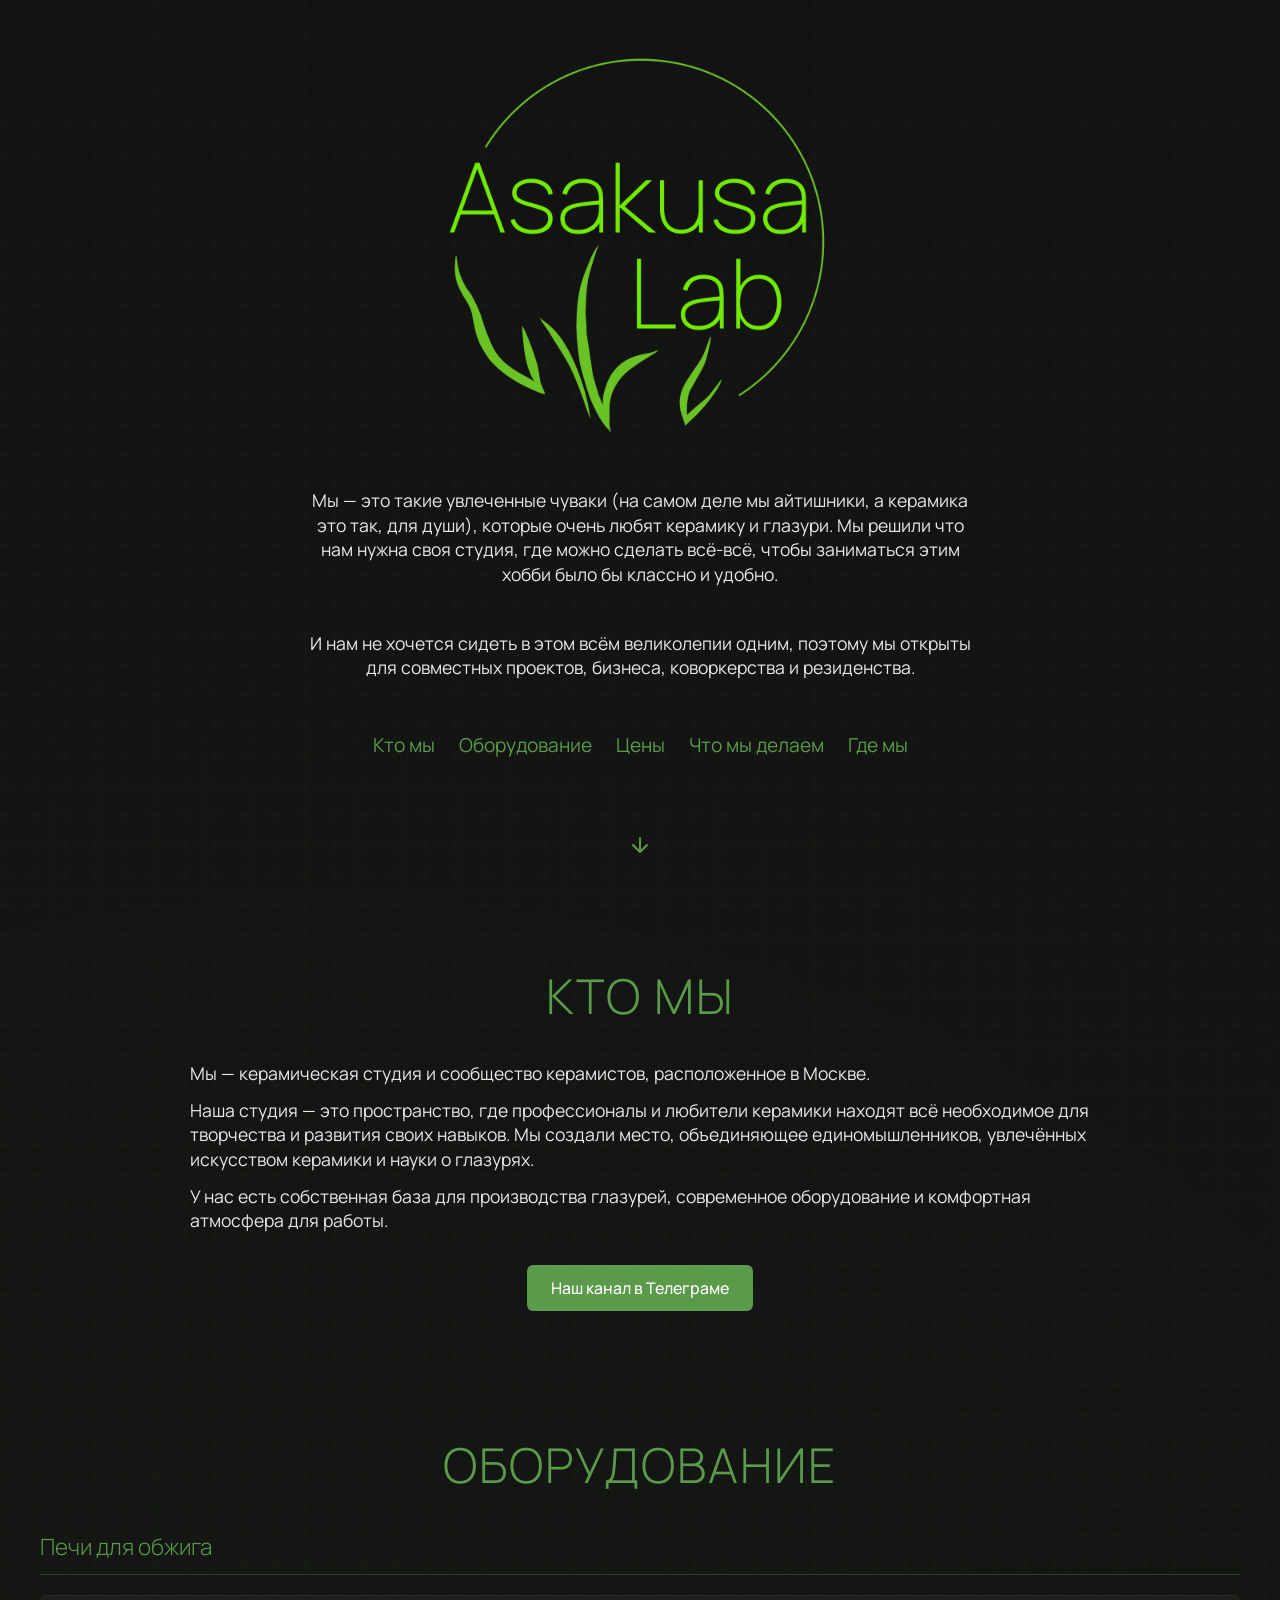
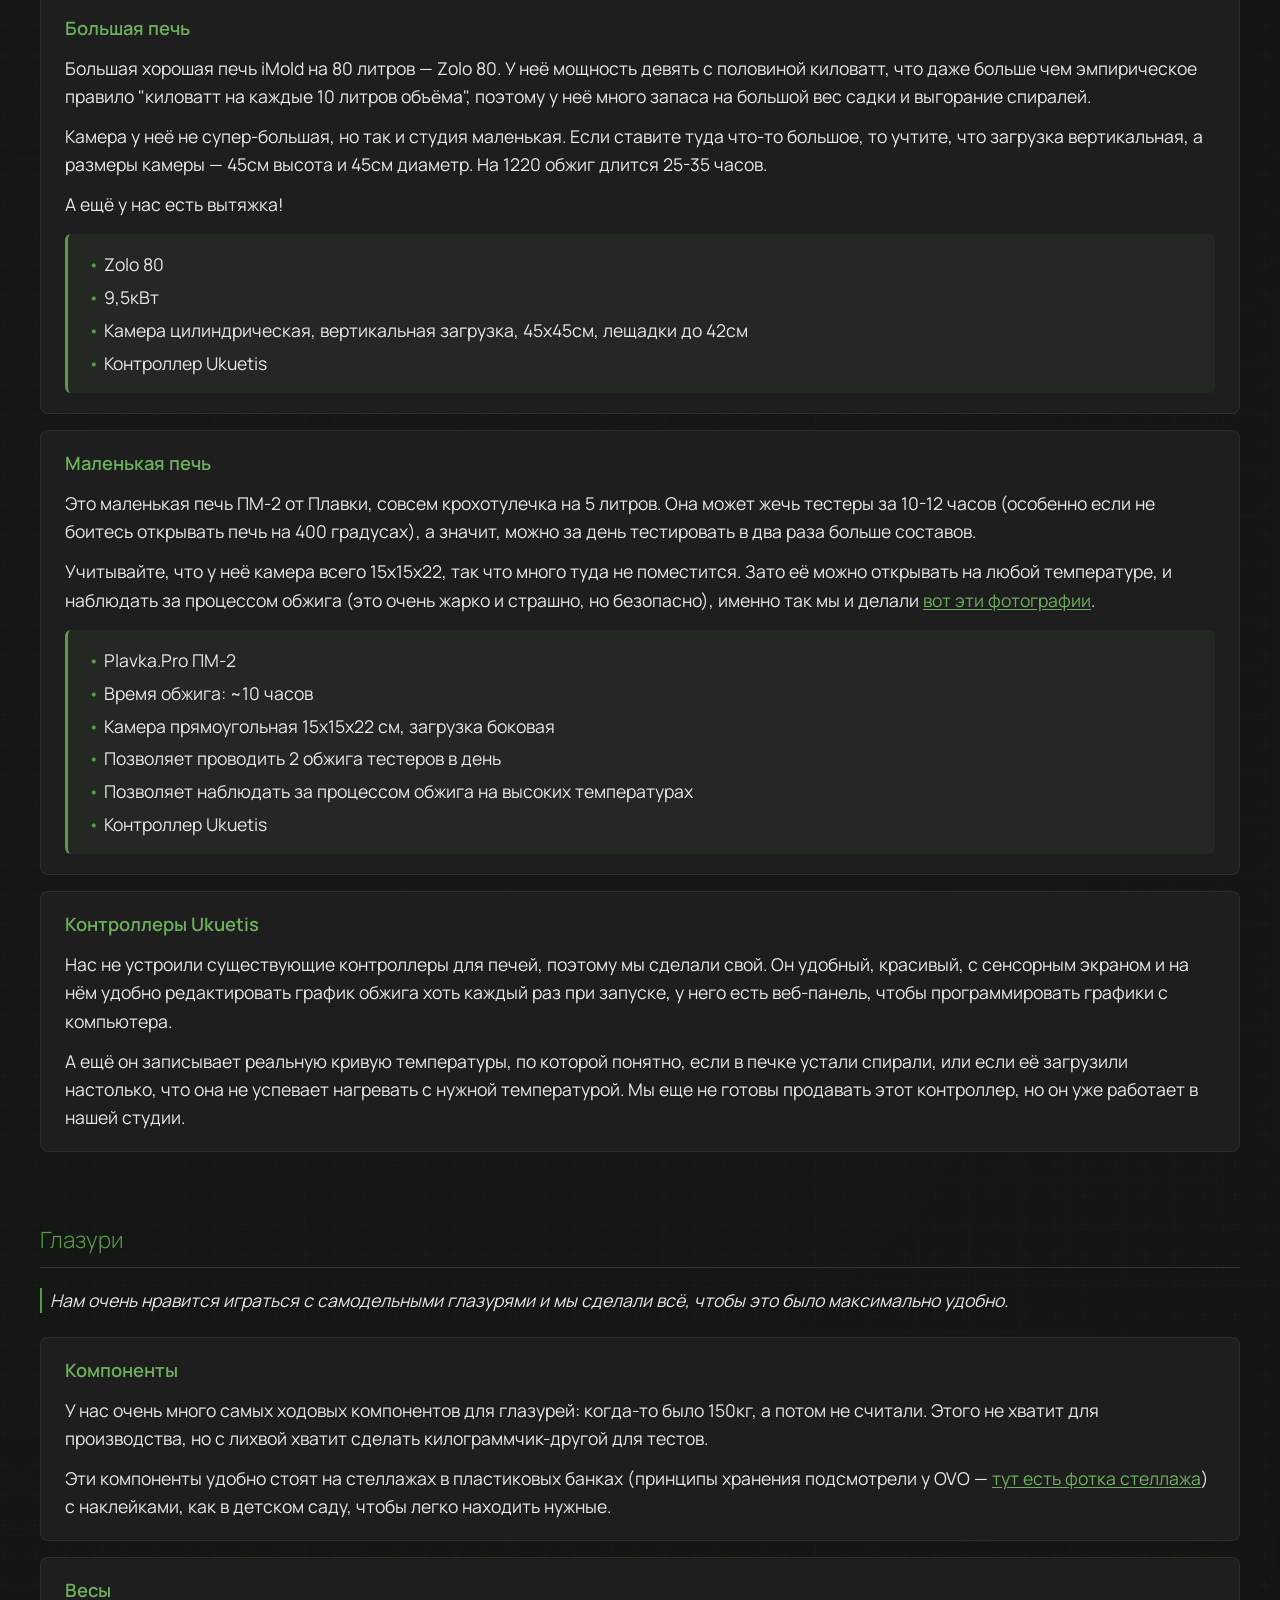
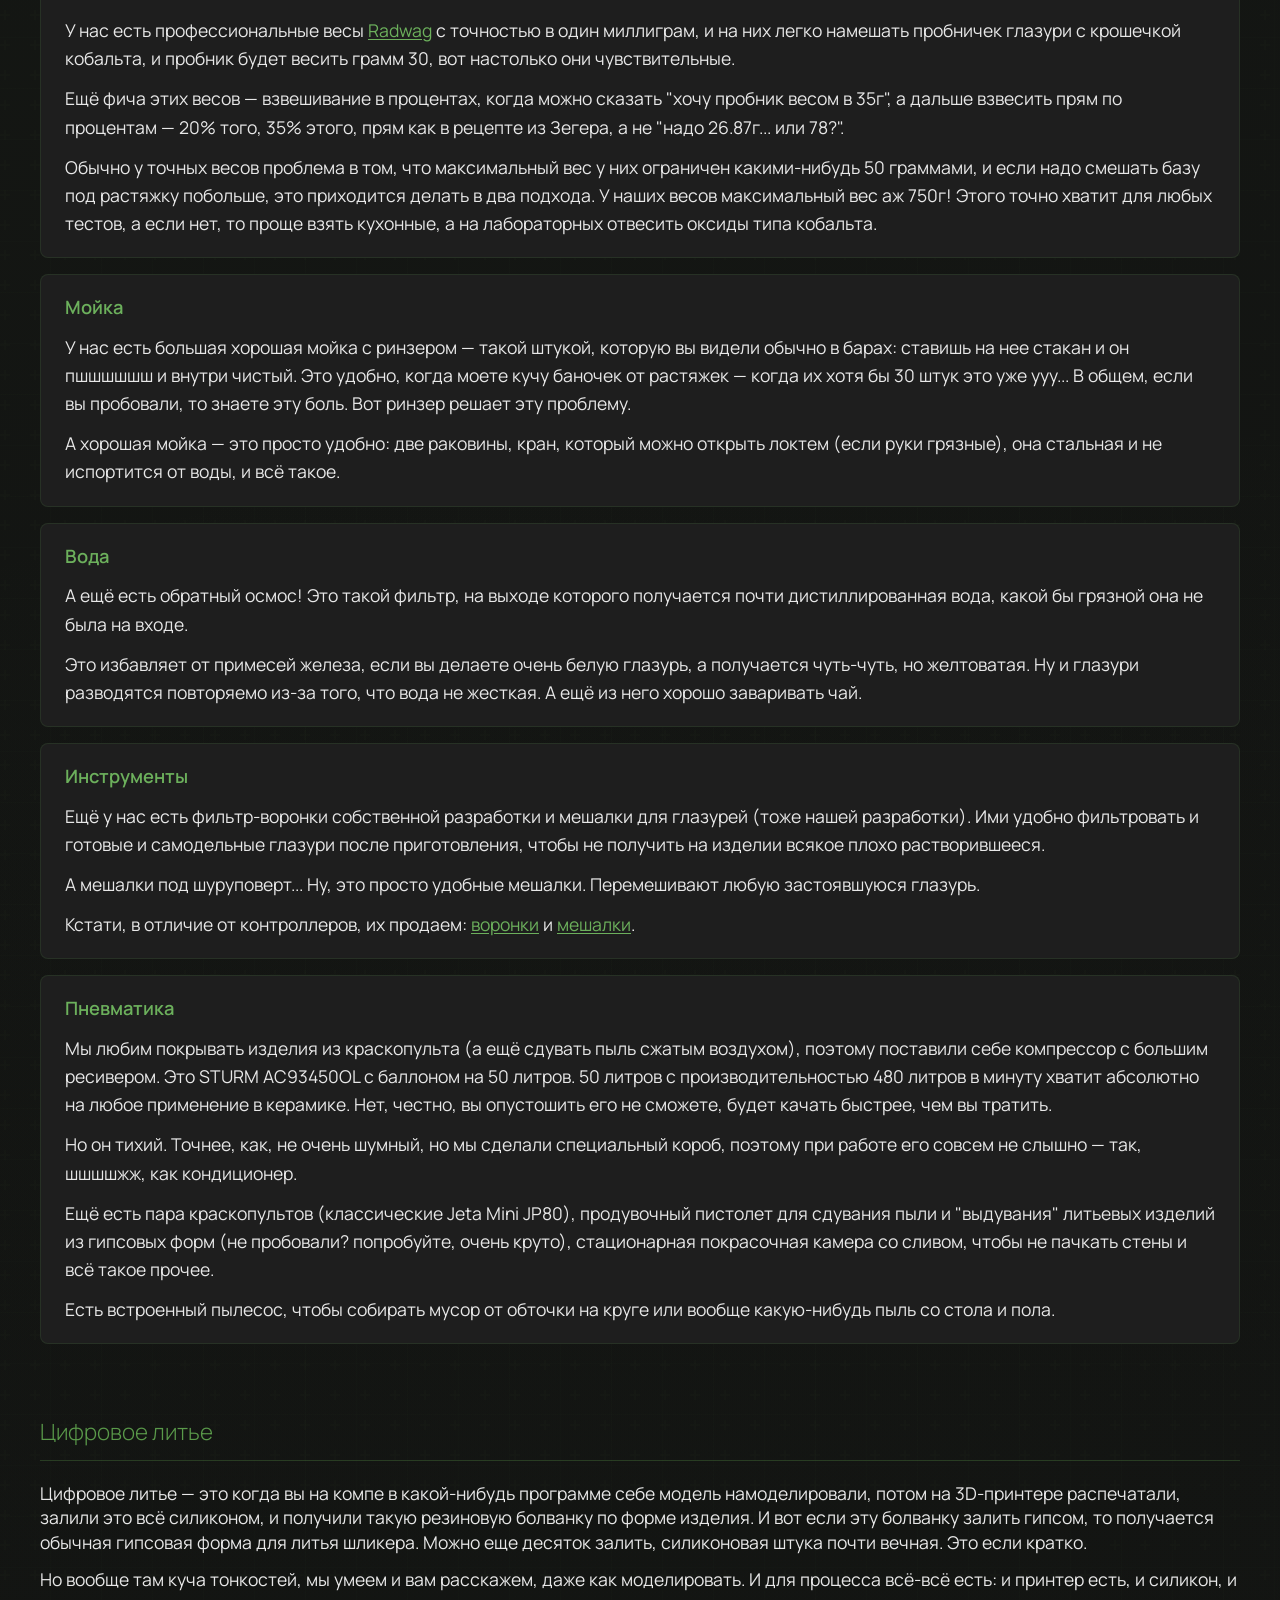
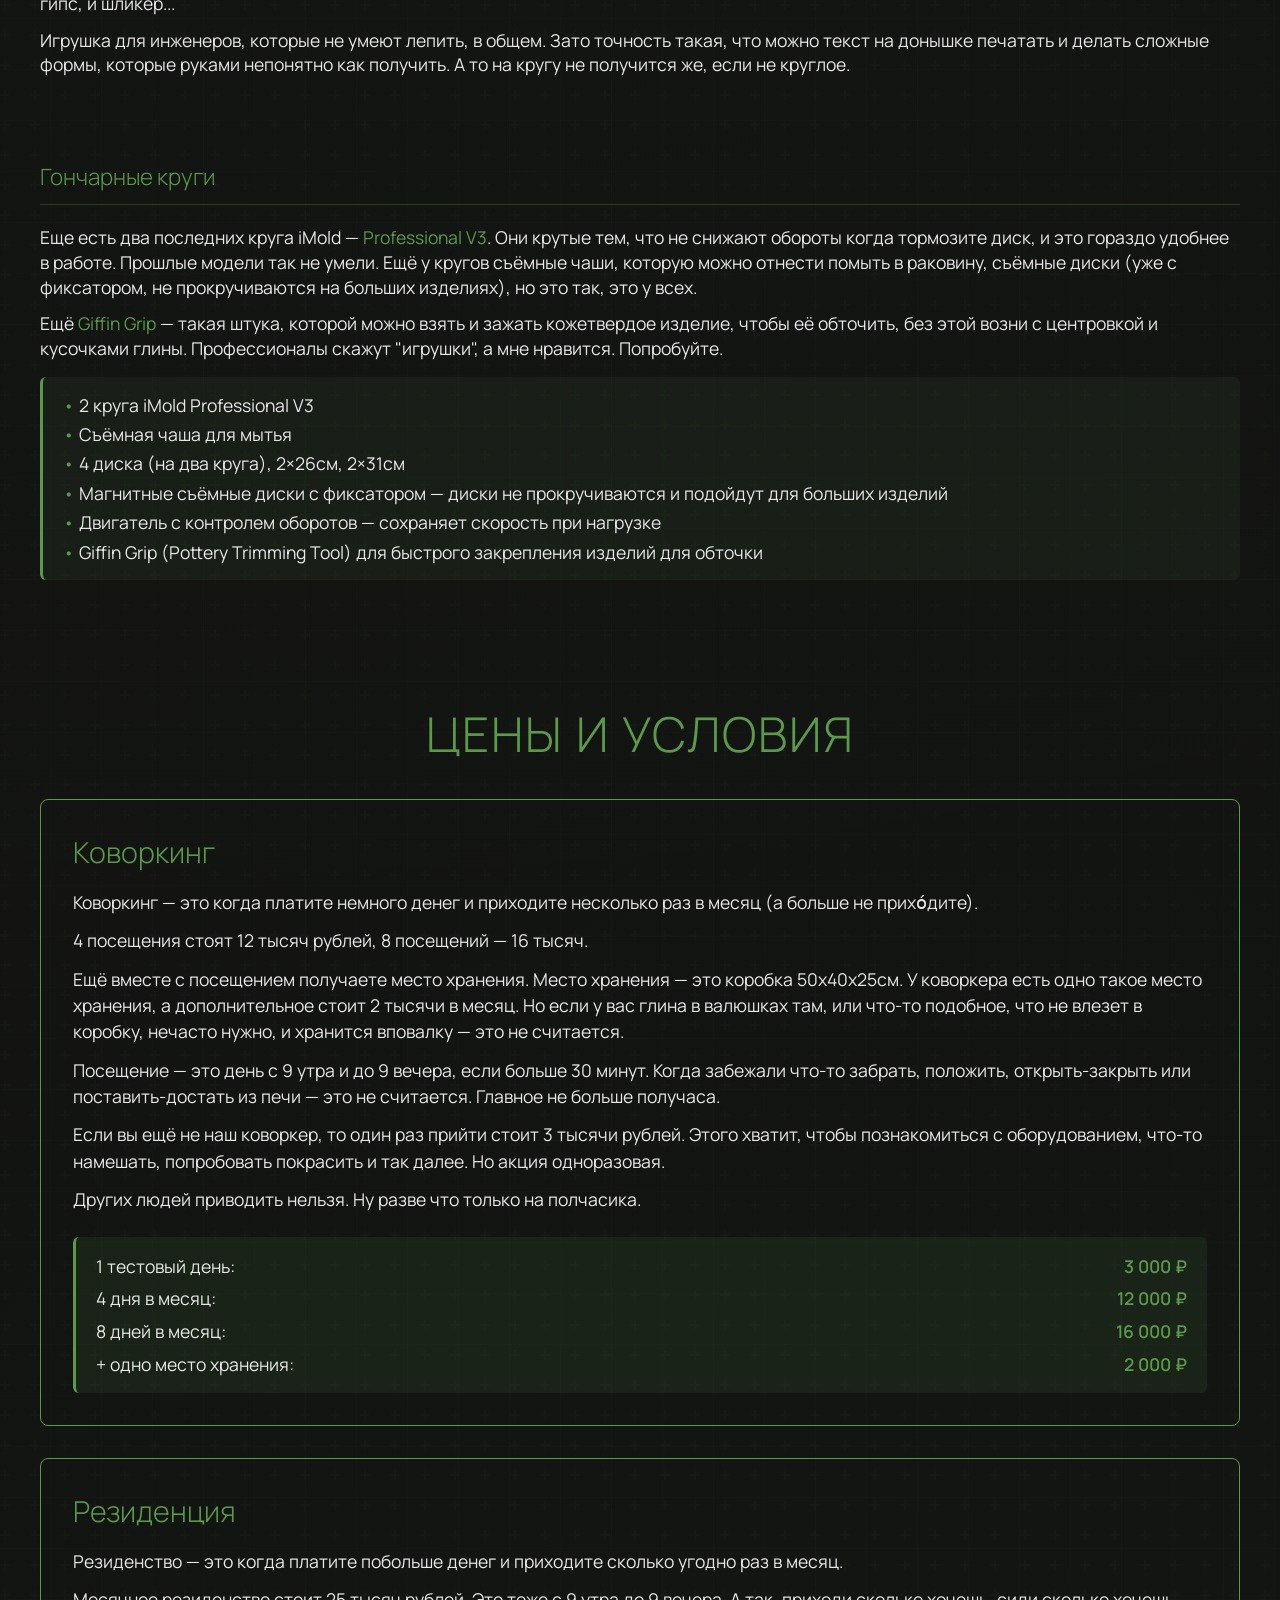
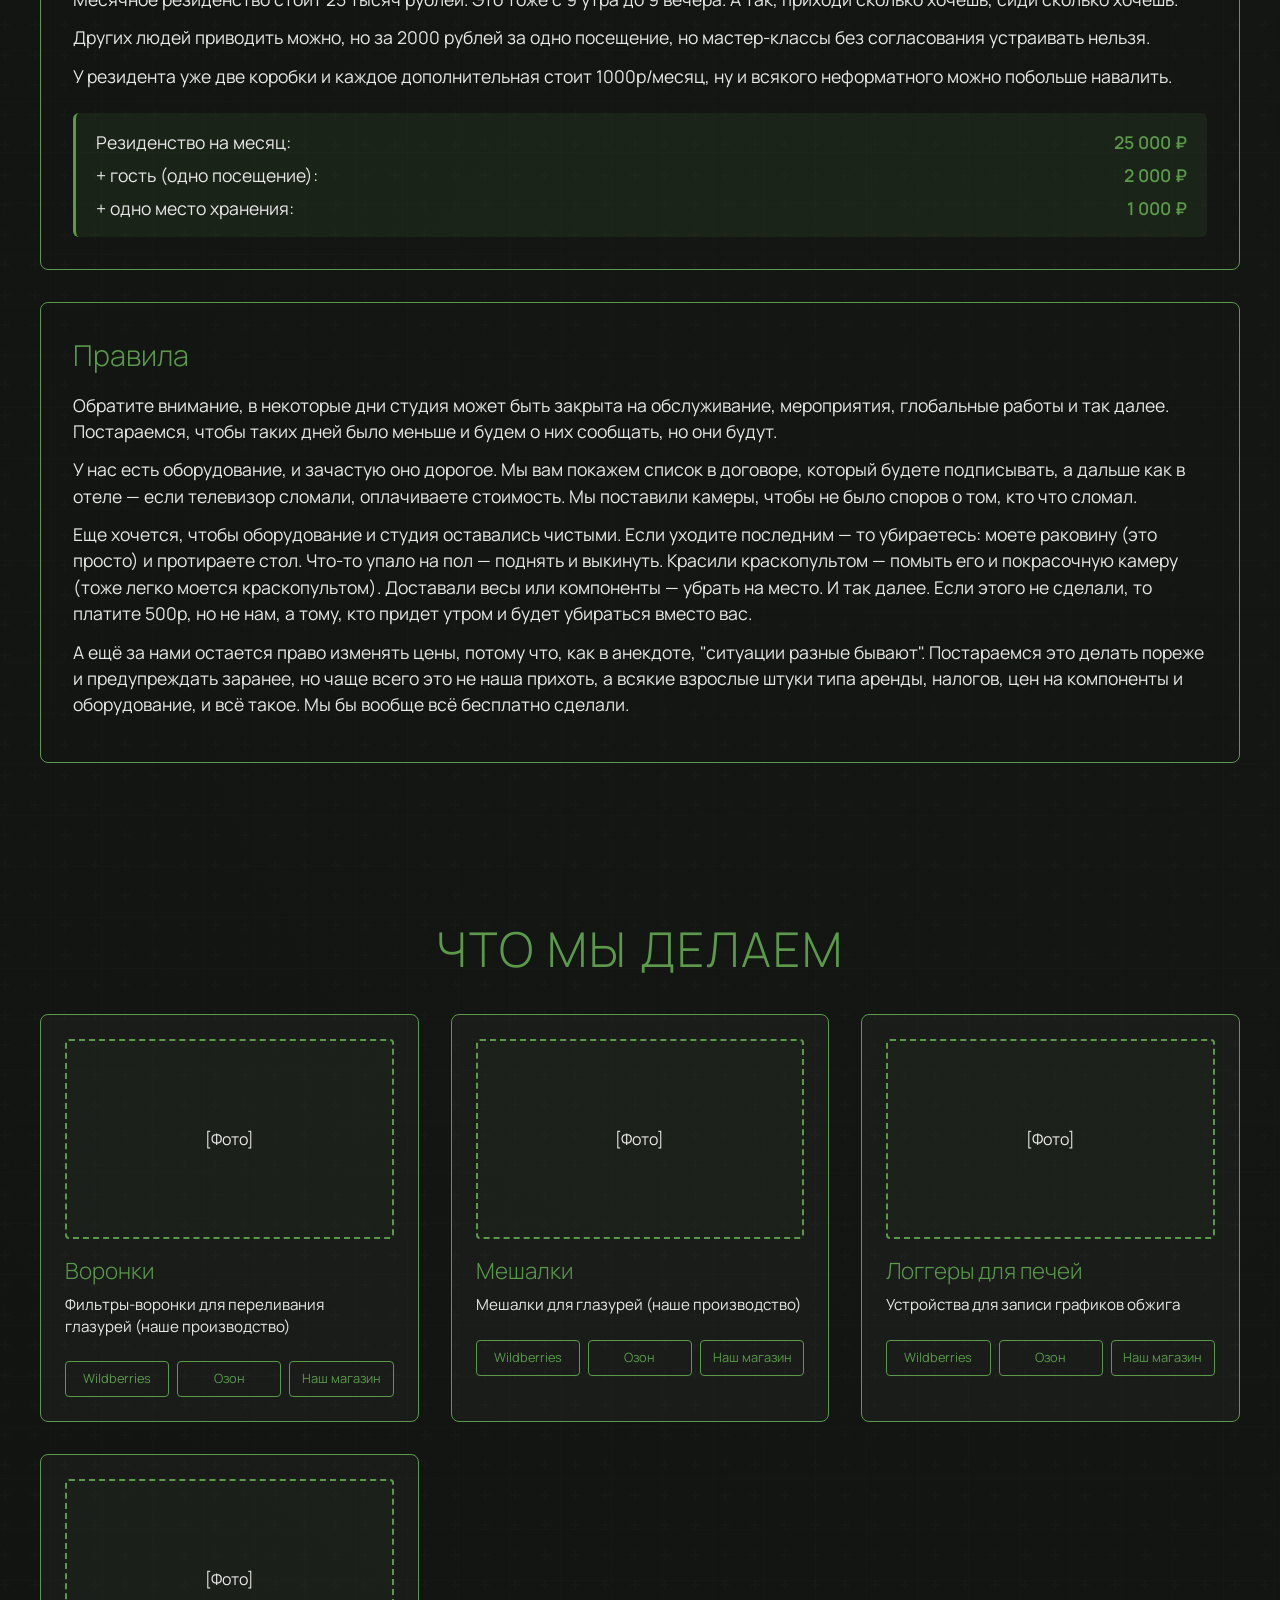
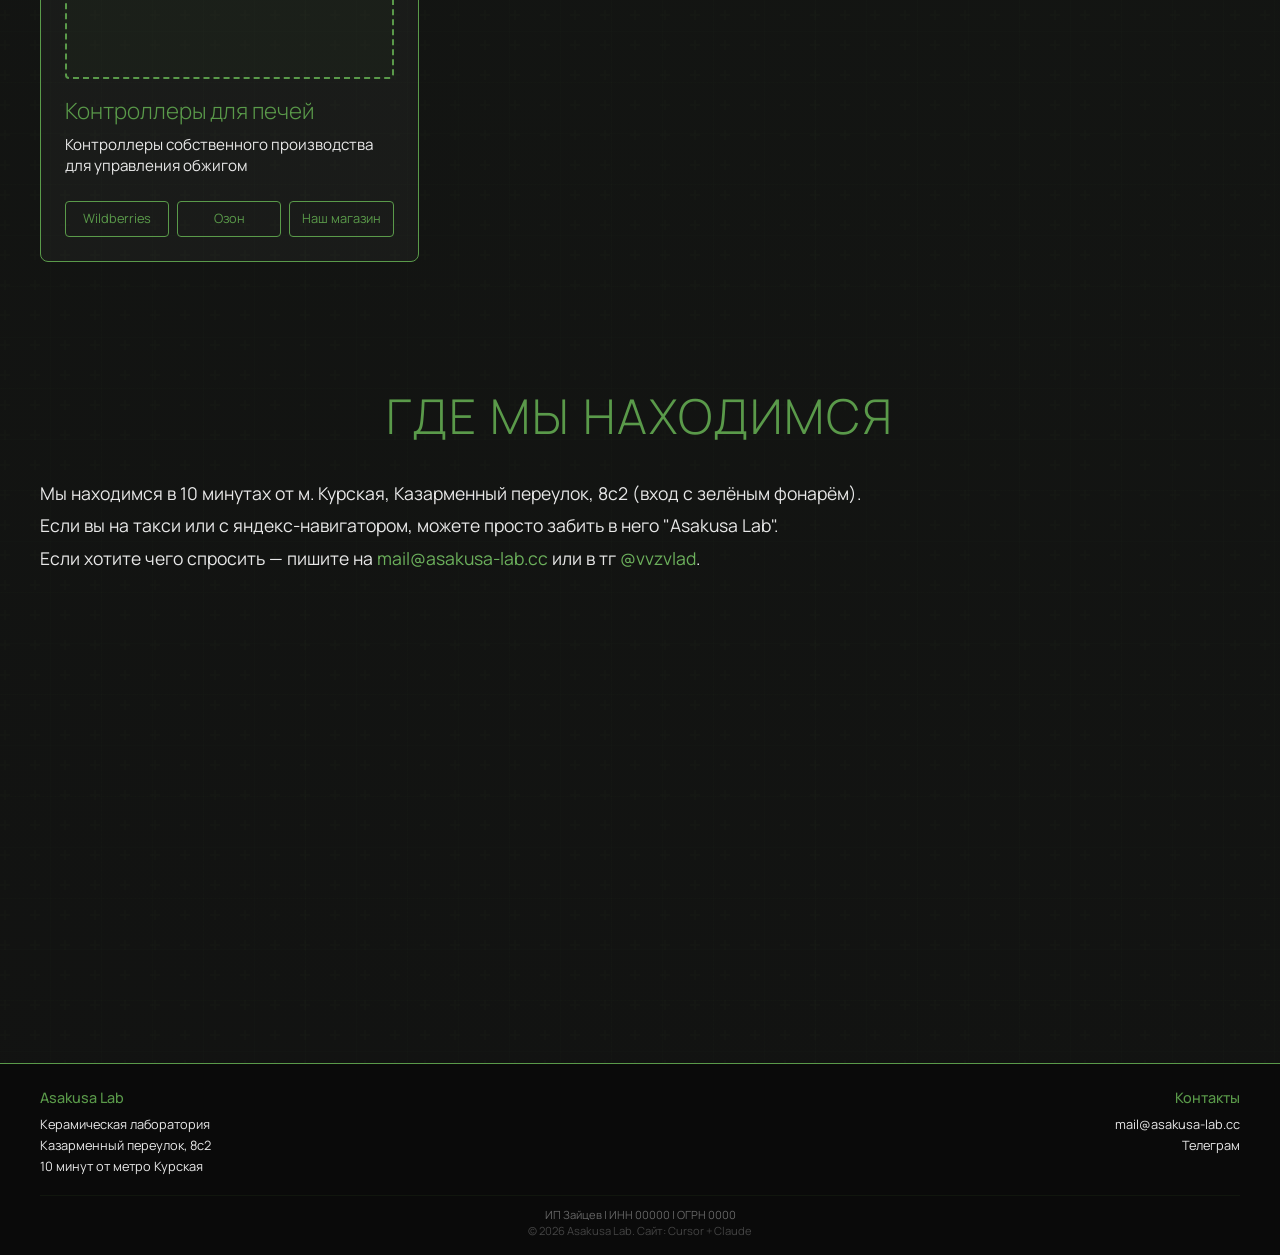
<file: index.html>
<!DOCTYPE html>
<html lang="ru">
<head>
    <meta charset="UTF-8">
    <meta name="viewport" content="width=device-width, initial-scale=1.0">
    <meta name="description" content="Asakusa Lab - керамическая студия и сообщество керамистов в Москве">
    <title>Asakusa Lab - Керамическая студия</title>
    <link rel="preconnect" href="https://fonts.googleapis.com">
    <link rel="preconnect" href="https://fonts.gstatic.com" crossorigin>
    <link href="https://fonts.googleapis.com/css2?family=Manrope:wght@300;400;500;600&display=swap" rel="stylesheet">
    <link rel="stylesheet" href="css/style.css">
    <script src="https://api-maps.yandex.ru/2.1/?apikey=YOUR_API_KEY&lang=ru_RU" type="text/javascript"></script>
</head>
<body>
    <!-- Screen 1: Hero -->
    <section id="hero" class="screen">
        <div class="container">
            <div class="hero-content">
                <img src="logo.png" alt="Asakusa Lab" class="logo">
                <p class="tagline">
                    Мы — это такие увлеченные чуваки (на самом деле мы айтишники, а керамика это так, для души), которые очень любят керамику и глазури. Мы решили что нам нужна своя студия, где можно сделать всё-всё, чтобы заниматься этим хобби было бы классно и удобно.
                </p>
                <p class="tagline">
                    И нам не хочется сидеть в этом всём великолепии одним, поэтому мы открыты для совместных проектов, бизнеса, коворкерства и резиденства.
                </p>
                <nav class="main-nav">
                    <a href="#about" class="nav-link">Кто мы</a>
                    <a href="#equipment" class="nav-link">Оборудование</a>
                    <a href="#pricing" class="nav-link">Цены</a>
                    <a href="#production" class="nav-link">Что мы делаем</a>
                    <a href="#location" class="nav-link">Где мы</a>
                </nav>
                <div class="scroll-down">
                    <svg width="24" height="24" viewBox="0 0 24 24" fill="none" xmlns="http://www.w3.org/2000/svg">
                        <path d="M12 5V19M12 19L19 12M12 19L5 12" stroke="currentColor" stroke-width="2" stroke-linecap="round" stroke-linejoin="round"/>
                    </svg>
                </div>
            </div>
        </div>
    </section>

    <!-- Screen 2: About -->
    <section id="about" class="screen">
        <div class="container">
            <h1 class="section-title">Кто мы</h1>
            <div class="content">
                <p>Мы — керамическая студия и сообщество керамистов, расположенное в Москве.</p>
                
                <p>Наша студия — это пространство, где профессионалы и любители керамики находят всё необходимое 
                для творчества и развития своих навыков. Мы создали место, объединяющее единомышленников, 
                увлечённых искусством керамики и науки о глазурях.</p>
                
                <p>У нас есть собственная база для производства глазурей, современное оборудование 
                и комфортная атмосфера для работы.</p>
                
                <a href="https://t.me/asakusa_lab" target="_blank" class="telegram-btn">Наш канал в Телеграме</a>
            </div>
        </div>
    </section>

    <!-- Screen 3: Equipment -->
    <section id="equipment" class="screen">
        <div class="container">
            <h1 class="section-title">Оборудование</h1>
            <div class="content equipment-content">
                
                <div class="equipment-category" data-icon="kiln">
                    <h2>Печи для обжига</h2>
                    
                    <div class="equipment-item">
                        <h3>Большая печь</h3>
                        <p>Большая хорошая печь iMold на 80 литров — Zolo 80. У неё мощность девять с половиной киловатт, что даже больше чем эмпирическое правило "киловатт на каждые 10 литров объёма", поэтому у неё много запаса на большой вес садки и выгорание спиралей.</p>
                        <p>Камера у неё не супер-большая, но так и студия маленькая. Если ставите туда что-то большое, то учтите, что загрузка вертикальная, а размеры камеры — 45см высота и 45см диаметр. На 1220 обжиг длится 25-35 часов.</p>
                        <p>А ещё у нас есть вытяжка!</p>
                        <div class="equipment-specs">
                            <p>Zolo 80</p>
                            <p>9,5кВт</p>
                            <p>Камера цилиндрическая, вертикальная загрузка, 45х45см, лещадки до 42см</p>
                            <p>Контроллер Ukuetis</p>
                        </div>
                    </div>

                    <div class="equipment-item">
                        <h3>Маленькая печь</h3>
                        <p>Это маленькая печь ПМ-2 от Плавки, совсем крохотулечка на 5 литров. Она может жечь тестеры за 10-12 часов (особенно если не боитесь открывать печь на 400 градусах), а значит, можно за день тестировать в два раза больше составов.</p>
                        <p>Учитывайте, что у неё камера всего 15х15х22, так что много туда не поместится. Зато её можно открывать на любой температуре, и наблюдать за процессом обжига (это очень жарко и страшно, но безопасно), именно так мы и делали <a href="https://t.me/asakusa_lab/34" target="_blank">вот эти фотографии</a>.</p>
                        <div class="equipment-specs">
                            <p>Plavka.Pro ПМ-2</p>
                            <p>Время обжига: ~10 часов</p>
                            <p>Камера прямоугольная 15х15х22 см, загрузка боковая</p>
                            <p>Позволяет проводить 2 обжига тестеров в день</p>
                            <p>Позволяет наблюдать за процессом обжига на высоких температурах</p>
                            <p>Контроллер Ukuetis</p>
                        </div>
                    </div>

                    <div class="equipment-item">
                        <h3>Контроллеры Ukuetis</h3>
                        <p>Нас не устроили существующие контроллеры для печей, поэтому мы сделали свой. Он удобный, красивый, с сенсорным экраном и на нём удобно редактировать график обжига хоть каждый раз при запуске, у него есть веб-панель, чтобы программировать графики с компьютера.</p>
                        <p>А ещё он записывает реальную кривую температуры, по которой понятно, если в печке устали спирали, или если её загрузили настолько, что она не успевает нагревать с нужной температурой. Мы еще не готовы продавать этот контроллер, но он уже работает в нашей студии.</p>
                    </div>
                </div>

                <div class="equipment-category" data-icon="glaze">
                    <h2>Глазури</h2>
                    <p class="category-intro">Нам очень нравится играться с самодельными глазурями и мы сделали всё, чтобы это было максимально удобно.</p>

                    <div class="equipment-item">
                        <h3>Компоненты</h3>
                        <p>У нас очень много самых ходовых компонентов для глазурей: когда-то было 150кг, а потом не считали. Этого не хватит для производства, но с лихвой хватит сделать килограммчик-другой для тестов.</p>
                        <p>Эти компоненты удобно стоят на стеллажах в пластиковых банках (принципы хранения подсмотрели у OVO — <a href="https://ovolavka.ru/glazprosvet" target="_blank">тут есть фотка стеллажа</a>) с наклейками, как в детском саду, чтобы легко находить нужные.</p>
                    </div>

                    <div class="equipment-item">
                        <h3>Весы</h3>
                        <p>У нас есть профессиональные весы <a href="https://radwag.com/en/ps-750-r2-precision-balance,w1,NRL,101-102-126-101" target="_blank">Radwag</a> с точностью в один миллиграм, и на них легко намешать пробничек глазури с крошечкой кобальта, и пробник будет весить грамм 30, вот настолько они чувствительные.</p>
                        <p>Ещё фича этих весов — взвешивание в процентах, когда можно сказать "хочу пробник весом в 35г", а дальше взвесить прям по процентам — 20% того, 35% этого, прям как в рецепте из Зегера, а не "надо 26.87г... или 78?".</p>
                        <p>Обычно у точных весов проблема в том, что максимальный вес у них ограничен какими-нибудь 50 граммами, и если надо смешать базу под растяжку побольше, это приходится делать в два подхода. У наших весов максимальный вес аж 750г! Этого точно хватит для любых тестов, а если нет, то проще взять кухонные, а на лабораторных отвесить оксиды типа кобальта.</p>
                    </div>

                    <div class="equipment-item">
                        <h3>Мойка</h3>
                        <p>У нас есть большая хорошая мойка с ринзером — такой штукой, которую вы видели обычно в барах: ставишь на нее стакан и он пшшшшшш и внутри чистый. Это удобно, когда моете кучу баночек от растяжек — когда их хотя бы 30 штук это уже ууу... В общем, если вы пробовали, то знаете эту боль. Вот ринзер решает эту проблему.</p>
                        <p>А хорошая мойка — это просто удобно: две раковины, кран, который можно открыть локтем (если руки грязные), она стальная и не испортится от воды, и всё такое.</p>
                    </div>

                    <div class="equipment-item">
                        <h3>Вода</h3>
                        <p>А ещё есть обратный осмос! Это такой фильтр, на выходе которого получается почти дистиллированная вода, какой бы грязной она не была на входе.</p>
                        <p>Это избавляет от примесей железа, если вы делаете очень белую глазурь, а получается чуть-чуть, но желтоватая. Ну и глазури разводятся повторяемо из-за того, что вода не жесткая. А ещё из него хорошо заваривать чай.</p>
                    </div>

                    <div class="equipment-item">
                        <h3>Инструменты</h3>
                        <p>Ещё у нас есть фильтр-воронки собственной разработки и мешалки для глазурей (тоже нашей разработки). Ими удобно фильтровать и готовые и самодельные глазури после приготовления, чтобы не получить на изделии всякое плохо растворившееся.</p>
                        <p>А мешалки под шуруповерт... Ну, это просто удобные мешалки. Перемешивают любую застоявшуюся глазурь.</p>
                        <p>Кстати, в отличие от контроллеров, их продаем: <a href="http://asakusa-lab.cc/hhh" target="_blank">воронки</a> и <a href="http://asakusa-lab.cc/hhh" target="_blank">мешалки</a>.</p>
                    </div>

                    <div class="equipment-item">
                        <h3>Пневматика</h3>
                        <p>Мы любим покрывать изделия из краскопульта (а ещё сдувать пыль сжатым воздухом), поэтому поставили себе компрессор с большим ресивером. Это STURM AC93450OL с баллоном на 50 литров. 50 литров с производительностью 480 литров в минуту хватит абсолютно на любое применение в керамике. Нет, честно, вы опустошить его не сможете, будет качать быстрее, чем вы тратить.</p>
                        <p>Но он тихий. Точнее, как, не очень шумный, но мы сделали специальный короб, поэтому при работе его совсем не слышно — так, шшшшжж, как кондиционер.</p>
                        <p>Ещё есть пара краскопультов (классические Jeta Mini JP80), продувочный пистолет для сдувания пыли и "выдувания" литьевых изделий из гипсовых форм (не пробовали? попробуйте, очень круто), стационарная покрасочная камера со сливом, чтобы не пачкать стены и всё такое прочее.</p>
                        <p>Есть встроенный пылесос, чтобы собирать мусор от обточки на круге или вообще какую-нибудь пыль со стола и пола.</p>
                    </div>
                </div>

                <div class="equipment-category" data-icon="casting">
                    <h2>Цифровое литье</h2>
                    <p>Цифровое литье — это когда вы на компе в какой-нибудь программе себе модель намоделировали, потом на 3D-принтере распечатали, залили это всё силиконом, и получили такую резиновую болванку по форме изделия. И вот если эту болванку залить гипсом, то получается обычная гипсовая форма для литья шликера. Можно еще десяток залить, силиконовая штука почти вечная. Это если кратко.</p>
                    <p>Но вообще там куча тонкостей, мы умеем и вам расскажем, даже как моделировать. И для процесса всё-всё есть: и принтер есть, и силикон, и гипс, и шликер...</p>
                    <p>Игрушка для инженеров, которые не умеют лепить, в общем. Зато точность такая, что можно текст на донышке печатать и делать сложные формы, которые руками непонятно как получить. А то на кругу не получится же, если не круглое.</p>
                </div>

                <div class="equipment-category" data-icon="wheel">
                    <h2>Гончарные круги</h2>
                    <p>Еще есть два последних круга iMold — <a href="https://imold.ru/product/goncharnyj-krug-imold-professional-v3/" target="_blank">Professional V3</a>. Они крутые тем, что не снижают обороты когда тормозите диск, и это гораздо удобнее в работе. Прошлые модели так не умели. Ещё у кругов съёмные чаши, которую можно отнести помыть в раковину, съёмные диски (уже с фиксатором, не прокручиваются на больших изделиях), но это так, это у всех.</p>
                    <p>Ещё <a href="https://www.youtube.com/watch?v=Dpi3_0l0aj8" target="_blank">Giffin Grip</a> — такая штука, которой можно взять и зажать кожетвердое изделие, чтобы её обточить, без этой возни с центровкой и кусочками глины. Профессионалы скажут "игрушки", а мне нравится. Попробуйте.</p>
                    <div class="equipment-specs">
                        <p>2 круга iMold Professional V3</p>
                        <p>Съёмная чаша для мытья</p>
                        <p>4 диска (на два круга), 2×26см, 2×31см</p>
                        <p>Магнитные съёмные диски с фиксатором — диски не прокручиваются и подойдут для больших изделий</p>
                        <p>Двигатель с контролем оборотов — сохраняет скорость при нагрузке</p>
                        <p>Giffin Grip (Pottery Trimming Tool) для быстрого закрепления изделий для обточки</p>
                    </div>
                </div>

            </div>
        </div>
    </section>

    <!-- Screen 4: Pricing -->
    <section id="pricing" class="screen">
        <div class="container">
            <h1 class="section-title">Цены и условия</h1>
            <div class="content">
                <div class="pricing-category">
                    <h2>Коворкинг</h2>
                    <p>Коворкинг — это когда платите немного денег и приходите несколько раз в месяц (а больше не прихо́дите).</p>
                    <p>4 посещения стоят 12 тысяч рублей, 8 посещений — 16 тысяч.</p>
                    <p>Ещё вместе с посещением получаете место хранения. Место хранения — это коробка 50х40х25см. У коворкера есть одно такое место хранения, а дополнительное стоит 2 тысячи в месяц. Но если у вас глина в валюшках там, или что-то подобное, что не влезет в коробку, нечасто нужно, и хранится вповалку — это не считается.</p>
                    <p>Посещение — это день с 9 утра и до 9 вечера, если больше 30 минут. Когда забежали что-то забрать, положить, открыть-закрыть или поставить-достать из печи — это не считается. Главное не больше получаса.</p>
                    <p>Если вы ещё не наш коворкер, то один раз прийти стоит 3 тысячи рублей. Этого хватит, чтобы познакомиться с оборудованием, что-то намешать, попробовать покрасить и так далее. Но акция одноразовая.</p>
                    <p>Других людей приводить нельзя. Ну разве что только на полчасика.</p>
                    <div class="price-list">
                        <p>1 тестовый день: <span class="price">3 000 ₽</span></p>
                        <p>4 дня в месяц: <span class="price">12 000 ₽</span></p>
                        <p>8 дней в месяц: <span class="price">16 000 ₽</span></p>
                        <p>+ одно место хранения: <span class="price">2 000 ₽</span></p>
                    </div>
                </div>

                <div class="pricing-category">
                    <h2>Резиденция</h2>
                    <p>Резиденство — это когда платите побольше денег и приходите сколько угодно раз в месяц.</p>
                    <p>Месячное резиденство стоит 25 тысяч рублей. Это тоже с 9 утра до 9 вечера. А так, приходи сколько хочешь, сиди сколько хочешь.</p>
                    <p>Других людей приводить можно, но за 2000 рублей за одно посещение, но мастер-классы без согласования устраивать нельзя.</p>
                    <p>У резидента уже две коробки и каждое дополнительная стоит 1000р/месяц, ну и всякого неформатного можно побольше навалить.</p>
                    <div class="price-list">
                        <p>Резиденство на месяц: <span class="price">25 000 ₽</span></p>
                        <p>+ гость (одно посещение): <span class="price">2 000 ₽</span></p>
                        <p>+ одно место хранения: <span class="price">1 000 ₽</span></p>
                    </div>
                </div>

                <div class="pricing-category">
                    <h2>Правила</h2>
                    <p>Обратите внимание, в некоторые дни студия может быть закрыта на обслуживание, мероприятия, глобальные работы и так далее. Постараемся, чтобы таких дней было меньше и будем о них сообщать, но они будут.</p>
                    <p>У нас есть оборудование, и зачастую оно дорогое. Мы вам покажем список в договоре, который будете подписывать, а дальше как в отеле — если телевизор сломали, оплачиваете стоимость. Мы поставили камеры, чтобы не было споров о том, кто что сломал.</p>
                    <p>Еще хочется, чтобы оборудование и студия оставались чистыми. Если уходите последним — то убираетесь: моете раковину (это просто) и протираете стол. Что-то упало на пол — поднять и выкинуть. Красили краскопультом — помыть его и покрасочную камеру (тоже легко моется краскопультом). Доставали весы или компоненты — убрать на место. И так далее. Если этого не сделали, то платите 500р, но не нам, а тому, кто придет утром и будет убираться вместо вас.</p>
                    <p>А ещё за нами остается право изменять цены, потому что, как в анекдоте, "ситуации разные бывают". Постараемся это делать пореже и предупреждать заранее, но чаще всего это не наша прихоть, а всякие взрослые штуки типа аренды, налогов, цен на компоненты и оборудование, и всё такое. Мы бы вообще всё бесплатно сделали.</p>
                </div>
            </div>
        </div>
    </section>

    <!-- Screen 6: Production -->
    <section id="production" class="screen">
        <div class="container">
            <h1 class="section-title">Что мы делаем</h1>
            <div class="content production-content">
                
                <div class="product-card">
                    <div class="product-image-placeholder">
                        [Фото]
                    </div>
                    <h3>Воронки</h3>
                    <p>Фильтры-воронки для переливания глазурей (наше производство)</p>
                    <div class="product-links">
                        <a href="#" class="product-link">Wildberries</a>
                        <a href="#" class="product-link">Озон</a>
                        <a href="#" class="product-link">Наш магазин</a>
                    </div>
                </div>

                <div class="product-card">
                    <div class="product-image-placeholder">
                        [Фото]
                    </div>
                    <h3>Мешалки</h3>
                    <p>Мешалки для глазурей (наше производство)</p>
                    <div class="product-links">
                        <a href="#" class="product-link">Wildberries</a>
                        <a href="#" class="product-link">Озон</a>
                        <a href="#" class="product-link">Наш магазин</a>
                    </div>
                </div>

                <div class="product-card">
                    <div class="product-image-placeholder">
                        [Фото]
                    </div>
                    <h3>Логгеры для печей</h3>
                    <p>Устройства для записи графиков обжига</p>
                    <div class="product-links">
                        <a href="#" class="product-link">Wildberries</a>
                        <a href="#" class="product-link">Озон</a>
                        <a href="#" class="product-link">Наш магазин</a>
                    </div>
                </div>

                <div class="product-card">
                    <div class="product-image-placeholder">
                        [Фото]
                    </div>
                    <h3>Контроллеры для печей</h3>
                    <p>Контроллеры собственного производства для управления обжигом</p>
                    <div class="product-links">
                        <a href="#" class="product-link">Wildberries</a>
                        <a href="#" class="product-link">Озон</a>
                        <a href="#" class="product-link">Наш магазин</a>
                    </div>
                </div>

            </div>
        </div>
    </section>

    <!-- Screen 6: Location -->
    <section id="location" class="screen">
        <div class="container">
            <h1 class="section-title">Где мы находимся</h1>
            <div class="content">
                <div class="location-info">
                    <p>Мы находимся в 10 минутах от м. Курская, Казарменный переулок, 8с2 (вход с зелёным фонарём).</p>
                    <p>Если вы на такси или с яндекс-навигатором, можете просто забить в него "Asakusa Lab".</p>
                    <p>Если хотите чего спросить — пишите на <a href="mailto:mail@asakusa-lab.cc">mail@asakusa-lab.cc</a> или в тг <a href="https://t.me/vvzvlad" target="_blank">@vvzvlad</a>.</p>
                </div>
                <div id="yandex-map" style="width: 100%; height: 400px; margin-top: 2rem; border-radius: 8px;"></div>
            </div>
        </div>
    </section>

    <!-- Footer -->
    <footer>
        <div class="footer-content">
            <div class="footer-section">
                <h3>Asakusa Lab</h3>
                <p>Керамическая лаборатория</p>
                <p>Казарменный переулок, 8с2</p>
                <p>10 минут от метро Курская</p>
            </div>
            
            <div class="footer-section">
                <h3>Контакты</h3>
                <a href="mailto:mail@asakusa-lab.cc">mail@asakusa-lab.cc</a>
                <a href="https://t.me/asakusa_lab" target="_blank">Телеграм</a>
            </div>
        </div>
        
        <div class="footer-bottom">
            <p class="legal-info">ИП Зайцев | ИНН 00000 | ОГРН 0000</p>
            <p>© 2026 Asakusa Lab. Сайт: Cursor + Claude</p>
        </div>
    </footer>

    <script src="js/main.js"></script>
</body>
</html>
</file>
<file: css/style.css>
/* Reset and Base Styles */
* {
    margin: 0;
    padding: 0;
    box-sizing: border-box;
}

:root {
    --color-bg: #111111;
    --color-bg-elevated: #181818;
    --color-bg-card: #1e1e1e;
    --color-primary: #5A9A4A;
    --color-text: #FFFFFF;
    --color-text-secondary: #E8E8E8;
    --color-accent: #6CB05C;
    --color-border: rgba(90, 154, 74, 0.3);
    --transition-smooth: cubic-bezier(0.4, 0, 0.2, 1);
}

html {
    scroll-behavior: smooth;
}

body {
    font-family: 'Manrope', -apple-system, BlinkMacSystemFont, 'Segoe UI', Roboto, 'Helvetica Neue', Arial, sans-serif;
    background-color: var(--color-bg);
    background-image: 
        radial-gradient(circle at 25% 25%, rgba(90, 154, 74, 0.05) 0%, transparent 50%),
        radial-gradient(circle at 75% 75%, rgba(90, 154, 74, 0.04) 0%, transparent 50%),
        repeating-linear-gradient(0deg, transparent, transparent 50px, rgba(90, 154, 74, 0.015) 50px, rgba(90, 154, 74, 0.015) 51px),
        repeating-linear-gradient(90deg, transparent, transparent 50px, rgba(90, 154, 74, 0.015) 50px, rgba(90, 154, 74, 0.015) 51px),
        url("data:image/svg+xml,%3Csvg width='60' height='60' viewBox='0 0 60 60' xmlns='http://www.w3.org/2000/svg'%3E%3Cg fill='none' fill-rule='evenodd'%3E%3Cg fill='%235A9A4A' fill-opacity='0.02'%3E%3Cpath d='M36 34v-4h-2v4h-4v2h4v4h2v-4h4v-2h-4zm0-30V0h-2v4h-4v2h4v4h2V6h4V4h-4zM6 34v-4H4v4H0v2h4v4h2v-4h4v-2H6zM6 4V0H4v4H0v2h4v4h2V6h4V4H6z'/%3E%3C/g%3E%3C/g%3E%3C/svg%3E");
    color: var(--color-text);
    line-height: 1.4;
    overflow-x: hidden;
}

/* Screen Layout */
.screen {
    display: flex;
    align-items: center;
    justify-content: center;
    padding: 60px 20px;
    position: relative;
}

#hero {
    min-height: 100vh;
    padding: 40px 20px;
    text-align: center;
}

.container {
    max-width: 1200px;
    width: 100%;
    margin: 0 auto;
}

/* Typography */
h1, h2, h3 {
    color: var(--color-text);
    font-weight: 300;
    margin-bottom: 1rem;
}

.section-title {
    font-size: 3rem;
    text-align: center;
    margin-bottom: 2rem;
    color: var(--color-primary);
    letter-spacing: 2px;
    text-transform: uppercase;
}

h2 {
    font-size: 1.8rem;
    margin-top: 1.5rem;
    color: var(--color-primary);
}

h3 {
    font-size: 1.4rem;
    color: var(--color-text);
}

p {
    margin-bottom: 0.75rem;
    color: var(--color-text-secondary);
    font-size: 1.1rem;
    line-height: 1.4;
}

ul {
    list-style-position: inside;
    color: var(--color-text-secondary);
}

ul li {
    margin-bottom: 0.3rem;
    line-height: 1.4;
}

a {
    color: var(--color-primary);
    text-decoration: none;
    transition: color 0.3s var(--transition-smooth);
}

a:hover {
    color: var(--color-accent);
}

/* Hero Section */
.hero-content {
    display: flex;
    flex-direction: column;
    align-items: center;
    gap: 2rem;
}

.logo {
    max-width: 400px;
    width: 100%;
    height: auto;
    margin-bottom: 1rem;
}

.tagline {
    max-width: 700px;
    font-size: 1.1rem;
    line-height: 1.4;
    color: var(--color-text-secondary);
    margin-bottom: 0.75rem;
    padding: 0 10px;
}

.main-nav {
    display: flex;
    flex-wrap: wrap;
    justify-content: center;
    gap: 0.75rem 1.5rem;
    margin-bottom: 2rem;
}

.nav-link {
    font-size: 1.2rem;
    font-weight: 400;
    padding: 0.5rem 0;
    border-bottom: 2px solid transparent;
    transition: border-color 0.3s var(--transition-smooth);
    text-align: center;
}

.nav-link:hover {
    border-bottom-color: var(--color-primary);
}

.scroll-down {
    color: var(--color-primary);
    cursor: pointer;
}

/* About Section */
#about .content {
    max-width: 900px;
    margin: 0 auto;
}

.telegram-btn {
    display: block;
    margin: 2rem auto 0;
    padding: 0.75rem 1.5rem;
    background: var(--color-primary);
    color: var(--color-text);
    border-radius: 6px;
    font-size: 1rem;
    font-weight: 500;
    transition: all 0.3s var(--transition-smooth);
    width: fit-content;
    text-align: center;
}

.telegram-btn:hover {
    background: var(--color-accent);
}

/* Equipment Section */
.equipment-content {
    display: grid;
    gap: 2rem;
}

.equipment-category {
    margin-bottom: 2.5rem;
}

.equipment-category:last-child {
    margin-bottom: 0;
}

.equipment-category h2 {
    margin-top: 0;
    margin-bottom: 1.25rem;
    font-size: 1.4rem;
    color: var(--color-primary);
    border-bottom: 1px solid var(--color-border);
    padding-bottom: 0.75rem;
}

.equipment-category ul {
    padding-left: 1.5rem;
}

.equipment-category ul ul {
    margin-top: 0.5rem;
    margin-left: 1.5rem;
}

.equipment-category .category-intro {
    margin-bottom: 1.5rem;
    font-size: 1.1rem;
    color: var(--color-text-secondary);
    font-style: italic;
    padding-left: 0.5rem;
    border-left: 2px solid var(--color-primary);
}

.equipment-item {
    background: var(--color-bg-card);
    border-radius: 8px;
    padding: 1.25rem 1.5rem;
    margin-bottom: 1rem;
    border: 1px solid rgba(90, 154, 74, 0.15);
    transition: border-color 0.3s ease;
}

.equipment-item:hover {
    border-color: var(--color-border);
}

.equipment-item:last-child {
    margin-bottom: 0;
}

.equipment-item h3 {
    color: var(--color-accent);
    margin-bottom: 0.75rem;
    font-size: 1.15rem;
    font-weight: 600;
}

.equipment-item p {
    margin-bottom: 0.75rem;
    line-height: 1.6;
}

.equipment-item p:last-child {
    margin-bottom: 0;
}

.equipment-item a {
    color: var(--color-accent);
    text-decoration: underline;
    text-underline-offset: 2px;
}

.equipment-item a:hover {
    color: var(--color-primary);
}

.equipment-item ul {
    padding-left: 1.25rem;
    margin-top: 0.5rem;
}

.equipment-item li {
    margin-bottom: 0.4rem;
    line-height: 1.5;
}

.equipment-specs {
    margin-top: 1rem;
    padding: 1rem 1.25rem;
    background: rgba(90, 154, 74, 0.08);
    border-radius: 6px;
    font-size: 0.85rem;
    color: var(--color-text-secondary);
    border-left: 3px solid var(--color-primary);
}

.equipment-specs p {
    margin-bottom: 0.3rem;
    padding-left: 1rem;
    position: relative;
}

.equipment-specs p::before {
    content: '•';
    position: absolute;
    left: 0;
    color: var(--color-primary);
}

.equipment-specs p:last-child {
    margin-bottom: 0;
}

/* Location Section */
.location-info {
    margin-bottom: 2rem;
}

.location-info p {
    margin-bottom: 0.5rem;
}

.location-info .label {
    color: var(--color-primary);
}

.location-info a {
    color: var(--color-accent);
}

.map-placeholder {
    background-color: rgba(45, 73, 31, 0.1);
    border: 2px dashed var(--color-primary);
    padding: 4rem;
    text-align: center;
    border-radius: 8px;
    color: var(--color-text-secondary);
}

/* Pricing Section */
.pricing-category {
    padding: 2rem;
    margin-bottom: 2rem;
    border: 1px solid var(--color-primary);
    border-radius: 8px;
    transition: all 0.3s var(--transition-smooth);
}

.pricing-category:hover {
    background-color: rgba(45, 73, 31, 0.1);
    transform: translateY(-5px);
}

.pricing-category h2 {
    margin-top: 0;
    margin-bottom: 1rem;
}

.pricing-category p {
    margin-bottom: 0.75rem;
    line-height: 1.5;
}

.price-list {
    margin-top: 1.5rem;
    padding: 1rem 1.25rem;
    background: rgba(90, 154, 74, 0.1);
    border-radius: 6px;
    border-left: 3px solid var(--color-primary);
}

.price-list p {
    margin-bottom: 0.4rem;
    display: flex;
    justify-content: space-between;
    align-items: center;
}

.price-list p:last-child {
    margin-bottom: 0;
}

.price {
    color: var(--color-primary);
    font-weight: 600;
    font-size: 1.1rem;
}

/* Order Section */
.contact-form-placeholder {
    margin-top: 3rem;
    padding: 2rem;
    border: 1px solid var(--color-primary);
    border-radius: 8px;
}

.contact-form-placeholder ul {
    list-style: none;
    padding-left: 0;
}

/* Production Section */
.production-content {
    display: grid;
    grid-template-columns: repeat(3, 1fr);
    gap: 2rem;
}

.product-card {
    background-color: rgba(255, 255, 255, 0.03);
    border: 1px solid var(--color-primary);
    border-radius: 8px;
    padding: 1.5rem;
    transition: all 0.3s var(--transition-smooth);
}

.product-card:hover {
    transform: translateY(-10px);
    box-shadow: 0 10px 30px rgba(45, 73, 31, 0.3);
}

.product-image-placeholder {
    background-color: rgba(45, 73, 31, 0.1);
    border: 2px dashed var(--color-primary);
    height: 200px;
    display: flex;
    align-items: center;
    justify-content: center;
    margin-bottom: 1rem;
    border-radius: 4px;
    color: var(--color-text-secondary);
}

.product-card h3 {
    color: var(--color-primary);
    margin-bottom: 0.5rem;
}

.product-card p {
    font-size: 0.95rem;
    margin-bottom: 1.5rem;
}

.product-links {
    display: flex;
    gap: 0.5rem;
    flex-wrap: wrap;
}

.product-link {
    padding: 0.5rem 0.4rem;
    border: 1px solid var(--color-primary);
    border-radius: 4px;
    font-size: 0.8rem;
    text-align: center;
    transition: all 0.3s var(--transition-smooth);
    flex: 1 1 0;
}

.product-link:hover {
    background-color: var(--color-primary);
    color: var(--color-text);
}

/* Footer */
footer {
    background-color: #0a0a0a;
    padding: 1.5rem 20px 1rem;
    border-top: 1px solid var(--color-primary);
}

.footer-content {
    max-width: 1200px;
    margin: 0 auto;
    display: flex;
    justify-content: space-between;
    gap: 2rem;
    margin-bottom: 1rem;
}

.footer-content .footer-section:last-child {
    text-align: right;
}

.footer-section h3 {
    color: var(--color-primary);
    font-size: 0.9rem;
    margin-bottom: 0.5rem;
    font-weight: 500;
}

.footer-section p,
.footer-section a {
    color: var(--color-text-secondary);
    font-size: 0.8rem;
    line-height: 1.4;
}

.footer-section p {
    margin-bottom: 0.2rem;
}

.footer-section a {
    display: block;
    margin-bottom: 0.2rem;
    transition: color 0.3s var(--transition-smooth);
}

.footer-section a:hover {
    color: var(--color-primary);
}

.footer-bottom {
    max-width: 1200px;
    margin: 0 auto;
    padding-top: 0.75rem;
    border-top: 1px solid rgba(45, 73, 31, 0.2);
    text-align: center;
    color: #555;
}

.footer-bottom p {
    margin-bottom: 0.1rem;
    line-height: 1.2;
    font-size: 0.7rem;
    color: #444;
}

.footer-bottom .legal-info {
    font-size: 0.7rem;
    color: #666;
    margin-bottom: 0.15rem;
}

/* Responsive Design */

/* Tablet */
@media (max-width: 1023px) {
    .section-title {
        font-size: 2.5rem;
    }
    
    .logo {
        max-width: 300px;
    }
    
    .tagline {
        font-size: 1.1rem;
    }
    
    .main-nav {
        gap: 0.75rem 1rem;
    }
    
    .production-content {
        grid-template-columns: repeat(2, 1fr);
    }
    
    .footer-content {
        gap: 1.5rem;
    }
}

/* Mobile */
@media (max-width: 768px) {
    .screen {
        padding: 40px 20px;
    }
    
    .section-title {
        font-size: 2rem;
        margin-bottom: 2rem;
    }
    
    .logo {
        max-width: 250px;
    }
    
    .tagline {
        font-size: 1rem;
    }
    
    .main-nav {
        flex-direction: column;
        align-items: center;
        gap: 0.5rem;
    }
    
    .nav-link {
        font-size: 1rem;
    }
    
    h2 {
        font-size: 1.5rem;
    }
    
    h3 {
        font-size: 1.2rem;
    }
    
    p {
        font-size: 1rem;
    }
    
    .equipment-category {
        padding: 1rem;
        padding-left: 1rem;
    }
    
    .production-content {
        grid-template-columns: 1fr;
    }
    
    .product-links {
        flex-direction: column;
    }
    
    .product-link {
        flex: none;
        width: 100%;
    }
    
    .footer-content {
        flex-direction: column;
        gap: 1.5rem;
    }
}

/* Small Mobile */
@media (max-width: 480px) {
    .section-title {
        font-size: 1.5rem;
        letter-spacing: 1px;
    }
    
    .logo {
        max-width: 200px;
    }
    
    .tagline {
        font-size: 0.95rem;
    }
}
</file>
